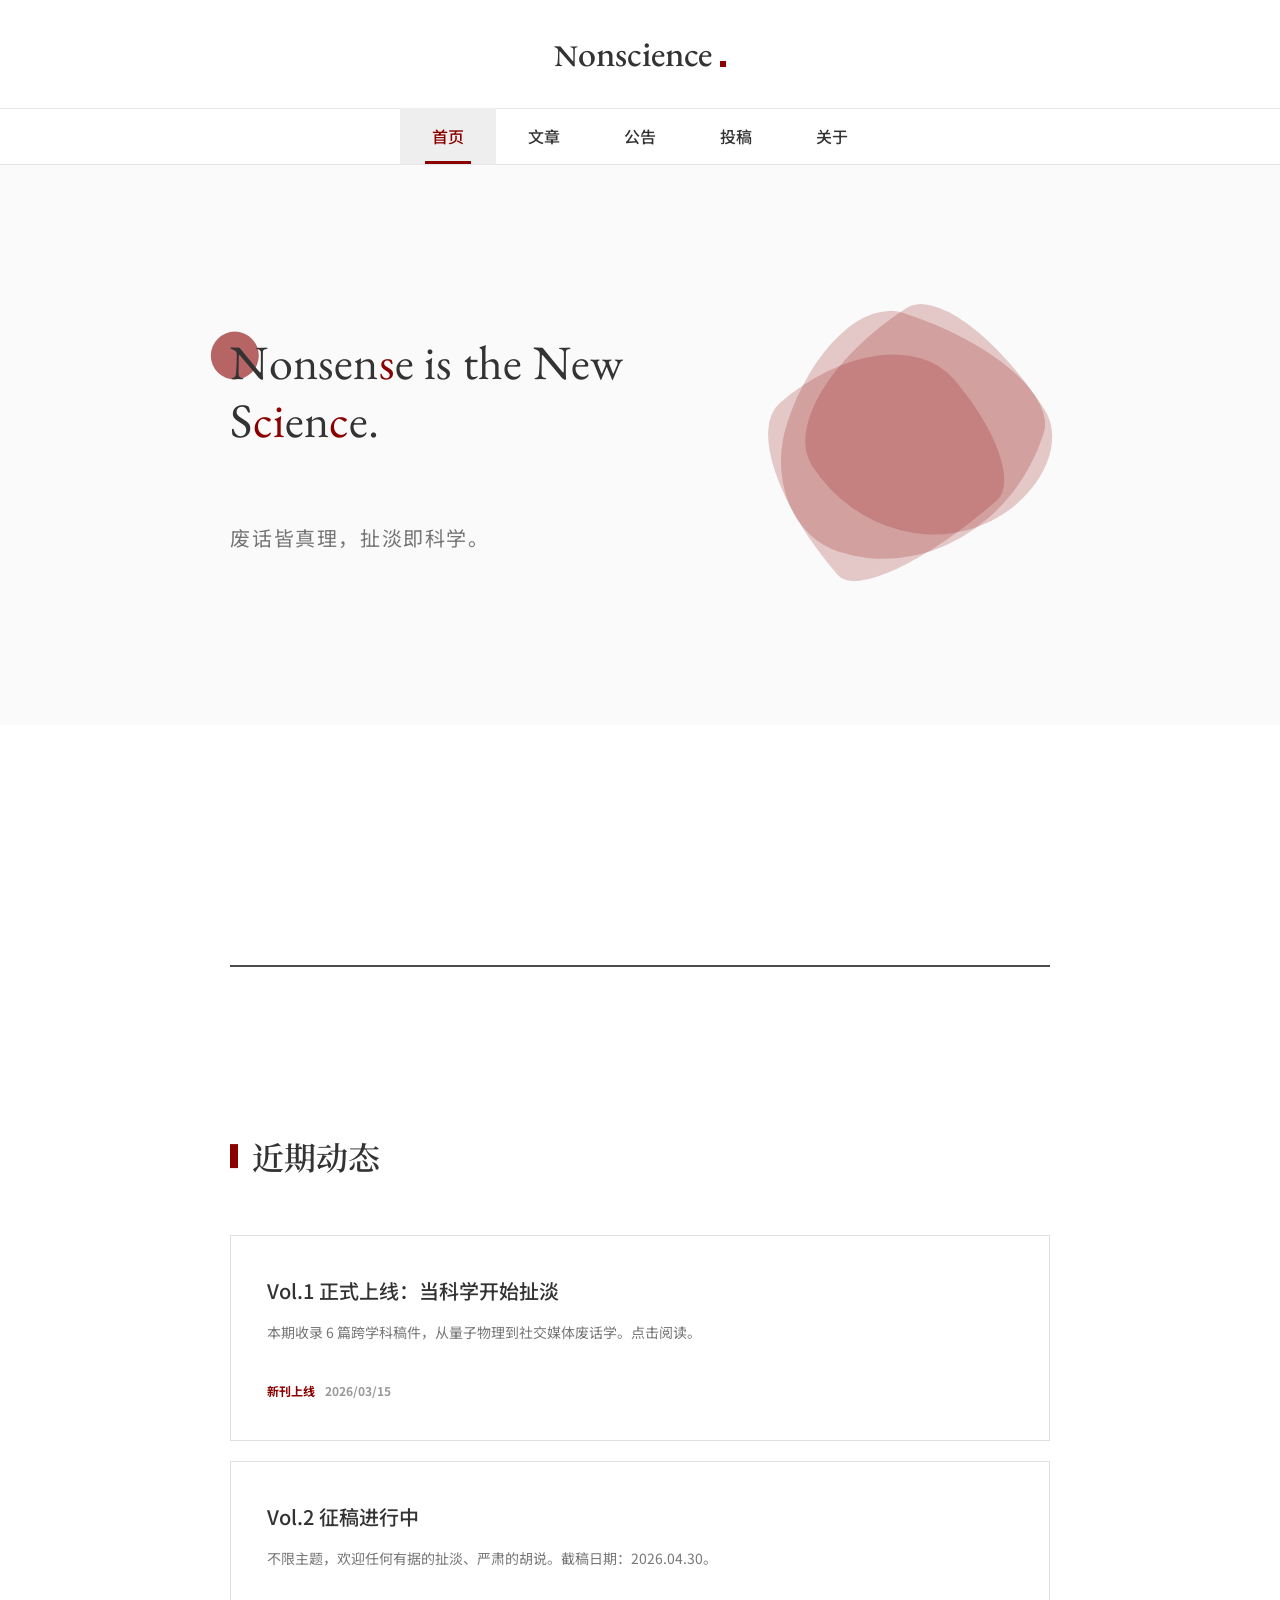
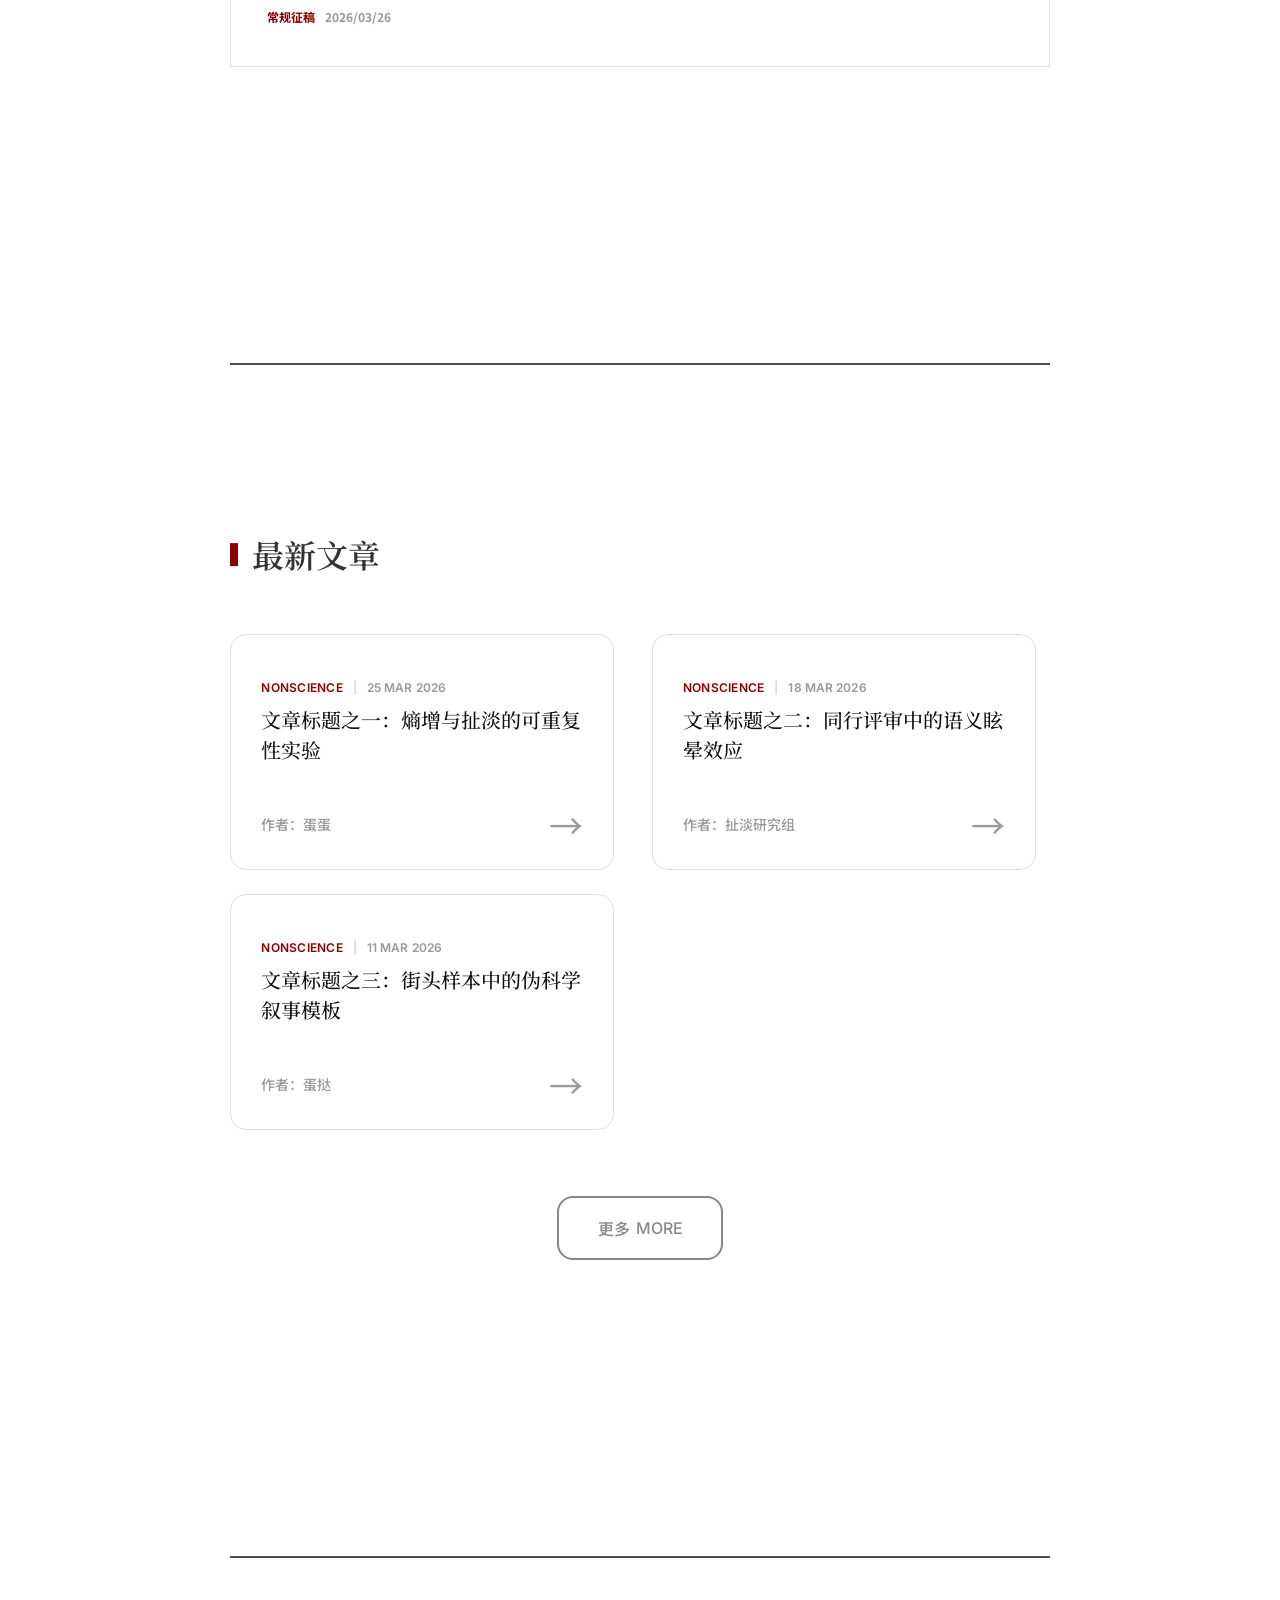
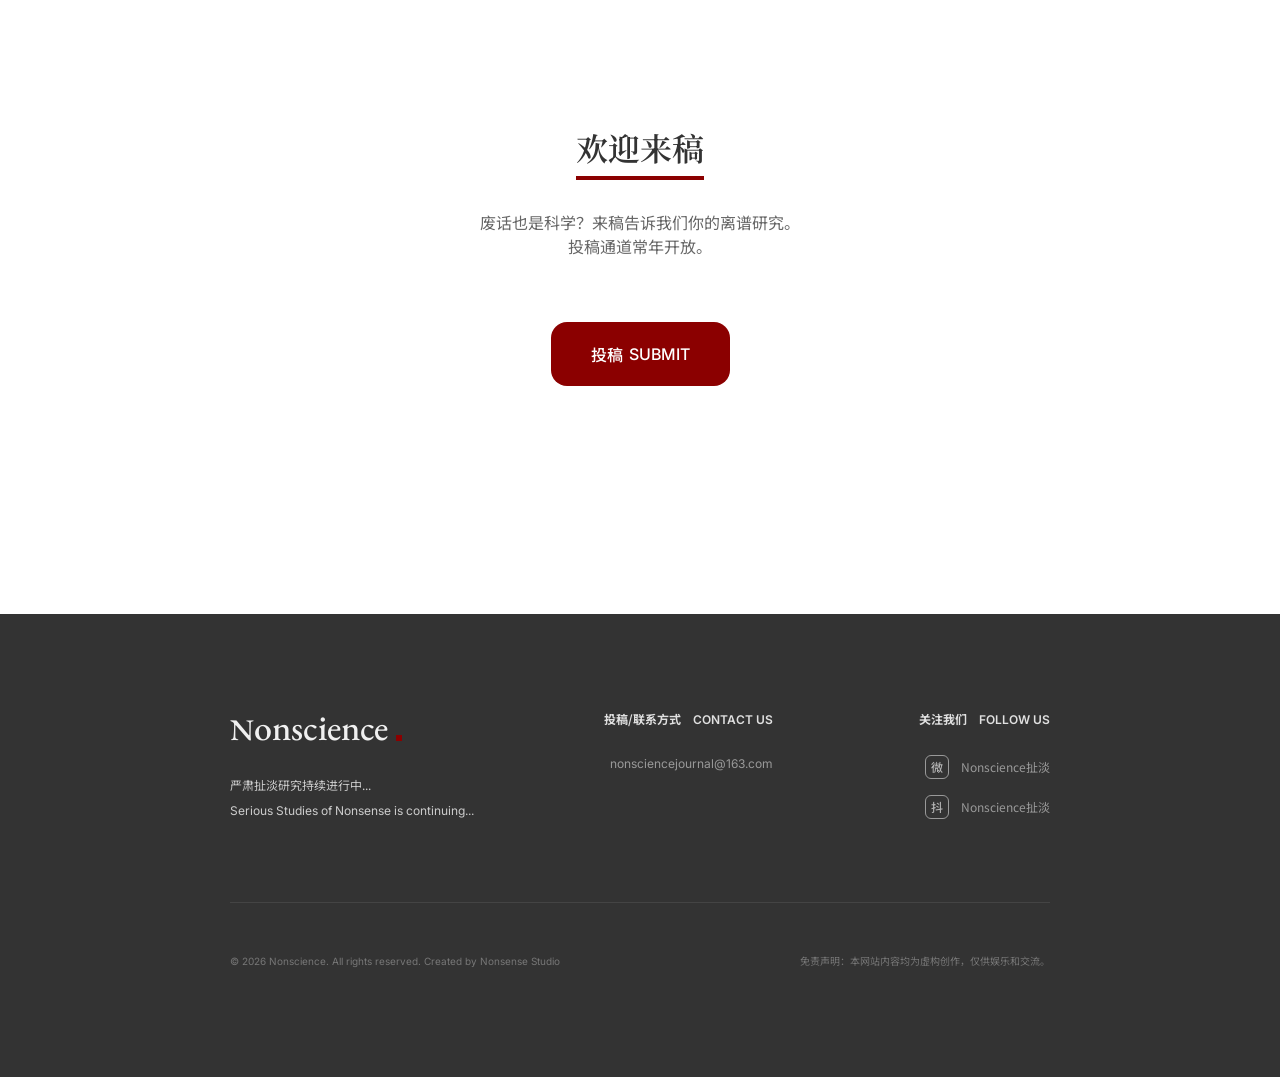
<file: index.html>
﻿<!doctype html>
<html lang="zh-CN">
<head>
  <meta charset="UTF-8" />
  <meta name="viewport" content="width=device-width, initial-scale=1.0" />
  <title>Nonscience</title>
  <link rel="stylesheet" href="./css/style.css" />
</head>
<body>
  <header class="site-header">
    <div class="container">
      <a class="brand" href="#home" aria-label="Nonscience">
        <span class="brand-initial">N</span><span class="brand-rest">onscience</span>
        <span class="brand-dot" aria-hidden="true"></span>
      </a>
      <button class="menu-toggle" type="button" aria-label="切换菜单" aria-expanded="false" aria-controls="main-nav">
        <span class="menu-toggle-bar"></span>
        <span class="menu-toggle-bar"></span>
        <span class="menu-toggle-bar"></span>
      </button>
      <nav id="main-nav" class="main-nav" aria-label="主导航">
        <a class="nav-item" href="#home" data-route="home">首页</a>
        <a class="nav-item" href="#articles" data-route="articles">文章</a>
        <a class="nav-item" href="#announcements" data-route="announcements">公告</a>
        <a class="nav-item" href="#submit" data-route="submit">投稿</a>
        <a class="nav-item" href="#about" data-route="about">关于</a>
      </nav>
    </div>
  </header>

  <main id="app" class="container" aria-live="polite"></main>

  <footer class="site-footer">
    <div class="container">
      <div class="footer-top">
        <div>
          <a class="footer-brand" href="#home" aria-label="Nonscience">
            <span class="brand-initial">N</span><span class="brand-rest">onscience</span>
            <span class="brand-dot" aria-hidden="true"></span>
          </a>
          <p class="footer-meta-cn">严肃扯淡研究持续进行中...</p>
          <p class="footer-meta-en">Serious Studies of Nonsense is continuing...</p>
        </div>

        <div>
          <div class="footer-heading">
            <span class="footer-heading-cn">投稿/联系方式</span>
            <span class="footer-heading-en">CONTACT US</span>
          </div>
          <p class="footer-content-en">nonsciencejournal@163.com</p>
        </div>

        <div>
          <div class="footer-heading">
            <span class="footer-heading-cn">关注我们</span>
            <span class="footer-heading-en">FOLLOW US</span>
          </div>
          <div class="footer-follow-list">
            <a class="footer-follow-item" href="#" aria-label="微信 Nonscience扯淡">
              <span class="footer-icon" aria-hidden="true">微</span>
              <span class="footer-content-cn">Nonscience扯淡</span>
            </a>
            <a class="footer-follow-item" href="#" aria-label="抖音 Nonscience扯淡">
              <span class="footer-icon" aria-hidden="true">抖</span>
              <span class="footer-content-cn">Nonscience扯淡</span>
            </a>
          </div>
        </div>
      </div>

      <div class="footer-divider"></div>

      <div class="footer-bottom">
        <p class="footer-copyright">© 2026 Nonscience. All rights reserved. Created by Nonsense Studio</p>
        <p class="footer-disclaimer">免责声明：本网站内容均为虚构创作，仅供娱乐和交流。</p>
      </div>
    </div>
  </footer>

  <script src="./js/main.js" defer></script>
</body>
</html>
</file>
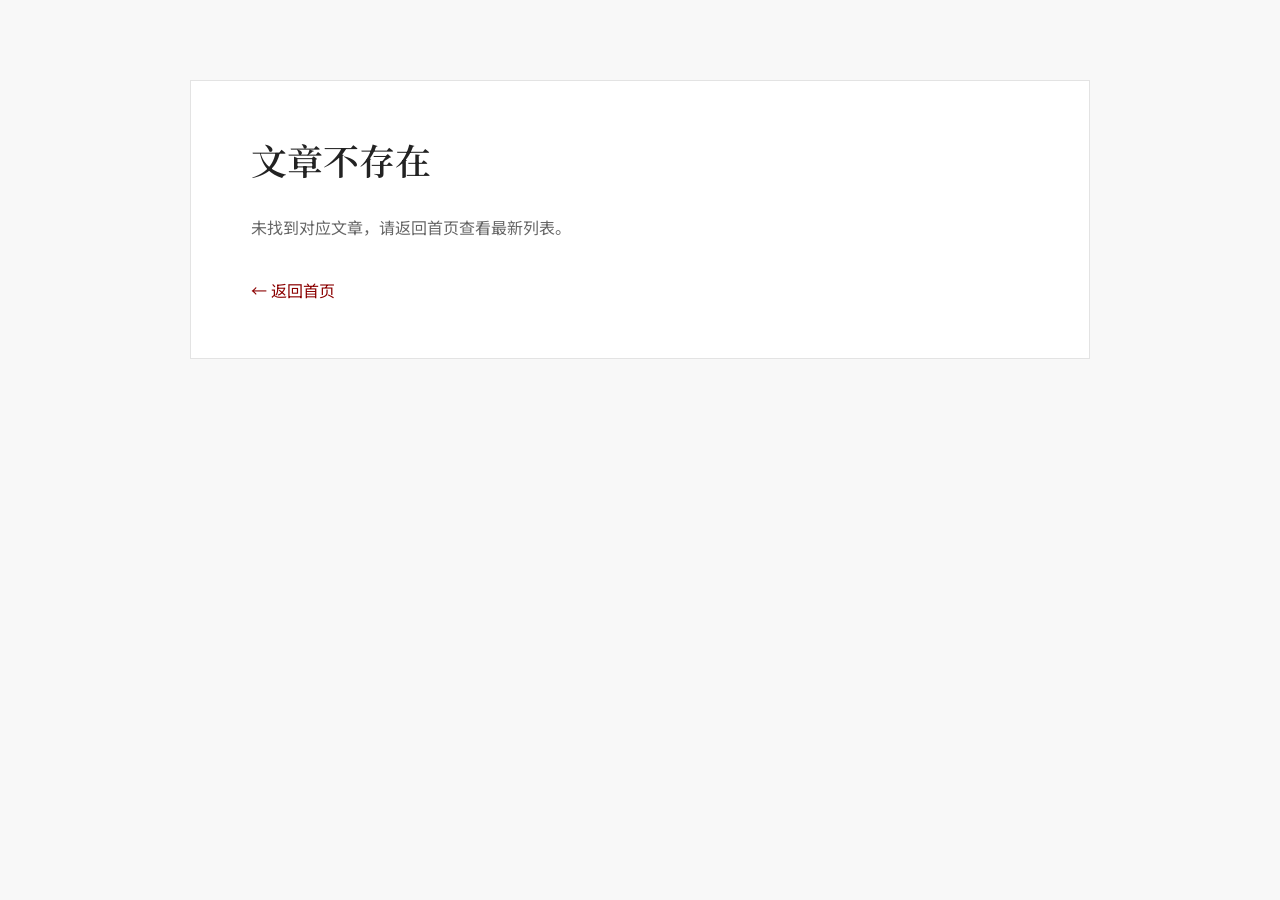
<file: article.html>
﻿<!doctype html>
<html lang="zh-CN">
<head>
  <meta charset="UTF-8" />
  <meta name="viewport" content="width=device-width, initial-scale=1.0" />
  <title>Article | Nonscience</title>
  <link rel="stylesheet" href="./css/style.css" />
</head>
<body>
  <main class="article-page">
    <article class="article-shell" id="article-app" aria-live="polite"></article>
  </main>

  <script>
    (async () => {
      const app = document.getElementById("article-app");
      const params = new URLSearchParams(window.location.search);
      const id = params.get("id");

      const escapeHtml = (value) =>
        String(value)
          .replace(/&/g, "&amp;")
          .replace(/</g, "&lt;")
          .replace(/>/g, "&gt;")
          .replace(/\"/g, "&quot;")
          .replace(/'/g, "&#39;");

      const formatDate = (dateString) => {
        const date = new Date(dateString);
        if (Number.isNaN(date.getTime())) {
          return dateString;
        }
        return date.toLocaleDateString("zh-CN", {
          year: "numeric",
          month: "2-digit",
          day: "2-digit",
        });
      };

      try {
        const response = await fetch("./data/articles.json");
        if (!response.ok) {
          throw new Error(`Failed to fetch articles: ${response.status}`);
        }

        const articles = await response.json();
        const article = articles.find((item) => item.id === id);

        if (!article) {
          app.innerHTML = `
            <h1 class="page-title">文章不存在</h1>
            <div class="page-body">
              <p>未找到对应文章，请返回首页查看最新列表。</p>
            </div>
            <a class="back-home" href="./index.html#articles">← 返回首页</a>
          `;
          return;
        }

        const bodyHtml = article.body
          .map((paragraph) => `<p>${escapeHtml(paragraph)}</p>`)
          .join("");

        const referenceHtml = article.references
          .map((item) => `<li>${escapeHtml(item)}</li>`)
          .join("");

        app.innerHTML = `
          <h1 class="page-title">${escapeHtml(article.title)}</h1>
          <p class="article-meta">作者：${escapeHtml(article.author)} ｜ 日期：${escapeHtml(formatDate(article.date))}</p>
          <section class="article-content">${bodyHtml}</section>
          <section class="references">
            <h2>参考文献</h2>
            <ul>${referenceHtml}</ul>
          </section>
          <a class="back-home" href="./index.html#articles">← 返回首页</a>
        `;
      } catch (error) {
        app.innerHTML = `
          <h1 class="page-title">加载失败</h1>
          <div class="page-body">
            <p>文章数据暂时无法访问，请稍后重试。</p>
            <p>${escapeHtml(error.message)}</p>
          </div>
          <a class="back-home" href="./index.html#articles">← 返回首页</a>
        `;
      }
    })();
  </script>
</body>
</html>
</file>
<file: css/style.css>
﻿@import url("https://fonts.googleapis.com/css2?family=EB+Garamond:wght@400;500&family=Inter:wght@400;500;600&family=Noto+Sans+JP:wght@400;500&family=Noto+Sans+SC:wght@400;500;700&family=Noto+Serif+SC:wght@500;600&display=swap");

:root {
  --bg: #ffffff;
  --hero-bg: #fafafa;
  --text: #333333;
  --muted: #757575;
  --accent: #8b0000;
  --line: #e6e6e6;
  --menu-active-bg: #eeeeee;
  --max-width: 1200px;
}

* {
  box-sizing: border-box;
  margin: 0;
  padding: 0;
}

html {
  overflow-x: hidden;
}

body {
  background: var(--bg);
  color: var(--text);
  font-family: "Noto Sans SC", "Noto Sans JP", sans-serif;
  min-height: 100vh;
}

#app.container {
  width: 100%;
  max-width: none;
}

.container {
  width: min(100%, var(--max-width));
  margin: 0 auto;
}

.fade-in {
  animation: fadeIn 0.35s ease;
}

@keyframes fadeIn {
  from {
    opacity: 0;
    transform: translateY(6px);
  }

  to {
    opacity: 1;
    transform: translateY(0);
  }
}

.site-header {
  border-bottom: 1px solid var(--line);
  padding-top: 36px;
  background: var(--bg);
}

.brand {
  display: flex;
  justify-content: center;
  align-items: baseline;
  color: var(--text);
  text-decoration: none;
  line-height: 1;
  margin-bottom: 36px;
}

.brand-initial {
  font-family: "EB Garamond", serif;
  font-size: 30px;
  font-weight: 500;
}

.brand-rest {
  font-family: "EB Garamond", serif;
  font-size: 36px;
  font-weight: 500;
}

.brand-dot {
  width: 6px;
  height: 6px;
  background: var(--accent);
  margin-left: 8px;
  transform: translateY(1px);
}

.main-nav {
  display: flex;
  justify-content: center;
  align-items: stretch;
  min-height: 56px;
}

.menu-toggle {
  display: none;
  border: 0;
  background: transparent;
  padding: 0;
  cursor: pointer;
}

.menu-toggle-bar {
  display: block;
  width: 26px;
  height: 2px;
  background: #111111;
  margin: 5px 0;
  transition: transform 0.25s ease, opacity 0.25s ease;
}

.nav-item {
  position: relative;
  display: grid;
  place-items: center;
  padding: 0 32px;
  color: var(--text);
  text-decoration: none;
  font-family: "Noto Sans SC", "Noto Sans JP", sans-serif;
  font-size: 16px;
  font-weight: 500;
  line-height: 24px;
  transition: background-color 0.2s ease;
}

.nav-item.active {
  background: var(--menu-active-bg);
  color: var(--accent);
}

.nav-item.active::after {
  content: "";
  position: absolute;
  left: 50%;
  bottom: 0;
  transform: translateX(-50%);
  width: 46px;
  height: 3px;
  background: var(--accent);
}

.hero {
  background: var(--hero-bg);
  min-height: 560px;
  display: flex;
  align-items: center;
}

.hero-inner {
  display: grid;
  grid-template-columns: 1fr 300px;
  gap: 84px;
  align-items: center;
  padding: 72px 0;
}

.hero-title {
  font-family: "EB Garamond", serif;
  font-size: 48px;
  font-weight: 400;
  line-height: 1.2;
  letter-spacing: 0.2px;
  max-width: 760px;
  position: relative;
}

.title-accent {
  color: var(--accent);
}

.lead-initial {
  position: relative;
  display: inline-block;
  z-index: 1;
}

.lead-initial::before {
  content: "";
  position: absolute;
  width: 48px;
  height: 48px;
  border-radius: 50%;
  background: rgba(139, 0, 0, 0.6);
  transform: translate(-40%, -5%);
  z-index: -1;
}

.hero-subtitle {
  margin-top: 70px;
  font-family: "Noto Sans JP", "Noto Sans SC", sans-serif;
  font-size: 20px;
  font-weight: 400;
  line-height: 1.8;
  letter-spacing: 0.08em;
  color: var(--muted);
}

.hero-art {
  position: relative;
  width: 240px;
  height: 240px;
  justify-self: end;
}

.blob {
  position: absolute;
  inset: 0;
  background: rgba(139, 0, 0, 0.2);
  transform-origin: center;
}

.blob.one {
  border-radius: 31% 69% 64% 36% / 57% 29% 71% 43%;
  transform: translate(-20px, 0px) rotate(18deg) scale(1.03);
}

.blob.two {
  border-radius: 73% 27% 41% 59% / 36% 71% 29% 64%;
  transform: translate(-6px, -14px) rotate(-33deg) scale(0.94);
}

.blob.three {
  border-radius: 44% 56% 22% 78% / 68% 22% 78% 32%;
  transform: translate(-50px, 14px) rotate(49deg) scale(0.9);
}

.section-separator {
  border-top: 2px solid #4c4c4c;
  margin-top: 240px;
  padding-top: 170px;
  margin-left: auto !important;
  margin-right: auto !important;
}

.section-title {
  position: relative;
  padding-left: 22px;
  font-family: "Noto Serif SC", serif;
  font-size: 32px;
  font-weight: 600;
  line-height: 1.2;
  color: #333333;
  margin-bottom: 60px;
}

.section-title::before {
  content: "";
  position: absolute;
  left: 0;
  top: 50%;
  transform: translateY(-50%);
  width: 8px;
  height: 62%;
  background: var(--accent);
}

.section-title.center {
  padding-left: 0;
  text-align: center;
  margin-bottom: 30px;
}

.section-title.center::before {
  display: none;
}

.section-title.center::after {
  content: "";
  display: block;
  width: 128px;
  height: 4px;
  background: var(--accent);
  margin: 10px auto 0;
}

.block-space {
  padding-bottom: 56px;
}

.card-base {
  border: 1px solid #e0e0e0;
  background: #ffffff;
  transition: border-color 0.25s ease, background-color 0.25s ease;
}

.card-base:hover {
  border-color: #999999;
  background: #f8f8f8;
}

.news-card-link,
.article-card-link {
  display: block;
  text-decoration: none;
  color: inherit;
}

.news-list {
  display: grid;
  gap: 20px;
}

.news-card {
  width: 100%;
  max-width: 1200px;
  margin: 0 auto;
  padding: 40px;
}

.news-title {
  font-family: "Noto Sans SC", "Noto Sans JP", sans-serif;
  font-size: 20px;
  line-height: 30px;
  font-weight: 500;
  color: #333333;
}

.news-meta-text {
  padding: 16px 0;
  font-family: "Noto Sans SC", "Noto Sans JP", sans-serif;
  font-size: 14px;
  line-height: 20px;
  font-weight: 400;
  color: #777777;
}

.news-footer {
  margin-top: 24px;
  display: flex;
  gap: 10px;
  align-items: center;
  font-size: 12px;
  line-height: 18px;
}

.news-tag {
  font-family: "Noto Sans SC", "Noto Sans JP", sans-serif;
  font-weight: 700;
  color: var(--accent);
}

.news-time {
  font-family: "Noto Sans SC", "Noto Sans JP", sans-serif;
  font-weight: 700;
  color: #999999;
}

.articles-grid {
  display: grid;
  grid-template-columns: repeat(auto-fit, minmax(280px, 1fr));
  gap: 24px;
  justify-content: center;
}

.article-card {
  width: 384px;
  min-height: 236px;
  padding: 44px 30px 28px;
  border-radius: 16px;
  display: flex;
  flex-direction: column;
  justify-content: space-between;
}

.article-top {
  display: flex;
  align-items: center;
  gap: 10px;
  font-size: 12px;
  line-height: 18px;
  font-family: "Inter", sans-serif;
  font-weight: 600;
}

.article-project {
  color: var(--accent);
  letter-spacing: 0.02em;
}

.article-divider {
  color: #d4d4d4;
}

.article-date {
  color: #999999;
  letter-spacing: 0.01em;
}

.article-title {
  margin-top: 8px;
  font-family: "Noto Serif SC", serif;
  font-size: 20px;
  line-height: 30px;
  font-weight: 500;
  color: #111111;
}

.article-bottom {
  display: flex;
  justify-content: space-between;
  align-items: center;
  margin-top: 20px;
}

.article-author {
  font-family: "Noto Sans SC", "Noto Sans JP", sans-serif;
  font-size: 14px;
  line-height: 20px;
  font-weight: 500;
  color: #999999;
}

.article-arrow {
  font-family: "Noto Sans SC", "Noto Sans JP", sans-serif;
  font-size: 34px;
  line-height: 1;
  color: #999999;
  transform: translateY(1px);
}

.article-read-link {
  text-decoration: none;
  color: #777777;
  font-family: "Noto Sans SC", "Noto Sans JP", sans-serif;
  font-size: 14px;
  line-height: 20px;
  font-weight: 500;
  transition: color 0.2s ease;
}

.article-read-link:hover {
  color: var(--accent);
}

.articles-full-page {
  border-top: 2px solid #4c4c4c;
  margin-top: 120px;
  padding: 100px 0 120px;
}

.articles-full-page .articles-grid {
  grid-template-columns: repeat(3, minmax(0, 1fr));
}

.articles-full-page .article-card {
  width: 100%;
}

.center-action {
  display: flex;
  justify-content: center;
  margin-top: 66px;
}

.btn-outline,
.btn-solid {
  min-width: 166px;
  height: 64px;
  border-radius: 16px;
  font-size: 16px;
  line-height: 24px;
  font-weight: 500;
  text-decoration: none;
  display: inline-flex;
  align-items: center;
  justify-content: center;
  gap: 6px;
  transition: color 0.22s ease, border-color 0.22s ease, background-color 0.22s ease;
}

.btn-cn {
  font-family: "Noto Sans SC", "Noto Sans JP", sans-serif;
}

.btn-en {
  font-family: "Inter", sans-serif;
}

.btn-outline {
  border: 2px solid #888888;
  color: #888888;
  background: transparent;
}

.btn-outline:hover {
  border-color: var(--accent);
  color: var(--accent);
}

.submit-wrap {
  text-align: center;
  padding-bottom: 120px;
}

.submit-desc {
  font-family: "Noto Sans SC", "Noto Sans JP", sans-serif;
  font-size: 16px;
  line-height: 24px;
  font-weight: 400;
  color: #666666;
  margin-bottom: 64px;
}

.btn-solid {
  border: 0;
  background: var(--accent);
  color: #ffffff;
  padding: 0 40px;
}

.btn-solid:hover {
  background: #6b0000;
}

.page-content {
  border-top: 2px solid #4c4c4c;
  margin-top: 120px;
  padding: 100px 0 120px;
}

.page-title {
  font-family: "Noto Serif SC", serif;
  font-size: 36px;
  font-weight: 600;
  line-height: 1.3;
  margin-bottom: 28px;
  color: #222222;
}

.page-body {
  max-width: 760px;
  font-family: "Noto Sans SC", "Noto Sans JP", sans-serif;
  font-size: 16px;
  line-height: 30px;
  color: #666666;
}

.page-body p {
  margin-bottom: 16px;
}

.page-body p:last-child {
  margin-bottom: 0;
}

.site-footer {
  background: #333333;
  margin-top: 108px;
  padding: 96px 0 108px;
}

.footer-top {
  display: grid;
  grid-template-columns: 1.35fr 1fr 1fr;
  gap: 80px;
  align-items: start;
  padding-bottom: 82px;
}

.footer-top>div:nth-child(2),
.footer-top>div:nth-child(3) {
  display: flex;
  flex-direction: column;
  align-items: flex-end;
}

.footer-brand {
  display: inline-flex;
  align-items: baseline;
  color: #f0f0f0;
  text-decoration: none;
  line-height: 1;
  margin-bottom: 30px;
}

.footer-brand .brand-initial {
  font-size: 30px;
}

.footer-brand .brand-rest {
  font-size: 36px;
}

.footer-meta-cn {
  font-family: "Noto Sans SC", "Noto Sans JP", sans-serif;
  font-size: 12px;
  line-height: 18px;
  font-weight: 400;
  color: #cccccc;
  margin-bottom: 8px;
}

.footer-meta-en {
  font-family: "Inter", sans-serif;
  font-size: 12px;
  line-height: 18px;
  font-weight: 400;
  color: #cccccc;
}

.footer-heading {
  display: flex;
  gap: 12px;
  align-items: baseline;
  margin-bottom: 26px;
}

.footer-heading-cn {
  font-family: "Noto Sans SC", "Noto Sans JP", sans-serif;
  font-size: 12px;
  line-height: 18px;
  font-weight: 700;
  color: #e0e0e0;
}

.footer-heading-en {
  font-family: "Inter", sans-serif;
  font-size: 12px;
  line-height: 18px;
  font-weight: 600;
  color: #e0e0e0;
}

.footer-content-cn,
.footer-content-en {
  font-size: 12px;
  line-height: 18px;
  font-weight: 400;
  color: #999999;
}

.footer-content-cn {
  font-family: "Noto Sans SC", "Noto Sans JP", sans-serif;
}

.footer-content-en {
  font-family: "Inter", sans-serif;
}

.footer-follow-list {
  display: grid;
  gap: 16px;
}

.footer-follow-item {
  display: flex;
  align-items: center;
  gap: 12px;
  color: #999999;
  text-decoration: none;
  width: fit-content;
}

.footer-icon {
  width: 24px;
  height: 24px;
  border-radius: 6px;
  border: 1px solid #999999;
  color: #b0b0b0;
  font-family: "Noto Sans SC", "Noto Sans JP", sans-serif;
  font-size: 12px;
  line-height: 1;
  font-weight: 500;
  display: inline-flex;
  align-items: center;
  justify-content: center;
  flex: 0 0 auto;
}

.footer-divider {
  width: 100%;
  border-top: 1px solid #444444;
}

.footer-bottom {
  padding-top: 50px;
  display: flex;
  justify-content: space-between;
  gap: 28px;
  align-items: center;
}

.footer-copyright {
  font-family: "Inter", sans-serif;
  font-size: 10px;
  line-height: 16px;
  font-weight: 400;
  color: #777777;
}

.footer-disclaimer {
  font-family: "Noto Sans SC", "Noto Sans JP", sans-serif;
  font-size: 10px;
  line-height: 16px;
  font-weight: 400;
  color: #777777;
  text-align: right;
}

.article-page {
  min-height: 100vh;
  background: #f8f8f8;
  padding: 80px 0;
}

.article-shell {
  width: min(100%, 900px);
  margin: 0 auto;
  background: #ffffff;
  border: 1px solid #e3e3e3;
  padding: 56px 60px;
}

.article-meta {
  margin-top: 18px;
  margin-bottom: 30px;
  font-family: "Noto Sans SC", "Noto Sans JP", sans-serif;
  font-size: 14px;
  line-height: 24px;
  color: #888888;
}

.article-content p {
  font-family: "Noto Sans SC", "Noto Sans JP", sans-serif;
  font-size: 16px;
  line-height: 30px;
  color: #444444;
  margin-bottom: 16px;
}

.article-content p:last-child {
  margin-bottom: 0;
}

.references {
  margin-top: 40px;
  padding-top: 24px;
  border-top: 1px solid #e6e6e6;
}

.references h2 {
  font-family: "Noto Serif SC", serif;
  font-size: 24px;
  line-height: 1.4;
  margin-bottom: 12px;
}

.references ul {
  list-style: disc;
  padding-left: 20px;
}

.references li {
  font-family: "Inter", "Noto Sans SC", sans-serif;
  font-size: 14px;
  line-height: 22px;
  color: #666666;
  margin-bottom: 8px;
}

.references li:last-child {
  margin-bottom: 0;
}

.back-home {
  display: inline-block;
  margin-top: 36px;
  text-decoration: none;
  color: var(--accent);
  font-family: "Noto Sans SC", "Noto Sans JP", sans-serif;
  font-size: 16px;
  line-height: 24px;
}

@media (max-width: 1280px) {
  .section-separator {
    margin-left: 24px;
    margin-right: 24px;
  }

  .news-card {
    padding-left: 36px;
    padding-right: 36px;
  }
}

@media (max-width: 1024px) {
  .hero {
    min-height: auto;
  }

  .hero-inner {
    gap: 48px;
    padding: 56px 24px 72px;
  }

  .hero-title {
    font-size: 42px;
  }

  .hero-subtitle {
    margin-top: 36px;
  }

  .hero-art {
    justify-self: start;
  }

  .main-nav {
    flex-wrap: wrap;
  }

  .site-footer {
    margin-top: 84px;
    padding: 72px 0 80px;
  }

  .footer-top {
    grid-template-columns: 1fr;
    gap: 44px;
    padding-bottom: 56px;
  }

  .footer-bottom {
    flex-direction: column;
    align-items: flex-start;
    padding-top: 34px;
  }

  .footer-disclaimer {
    text-align: left;
  }
}

@media (max-width: 860px) {
  .section-title {
    font-size: 40px;
  }
}

@media (max-width: 640px) {
  .site-header {
    padding-top: 32px;
  }

  .brand {
    margin-bottom: 24px;
  }

  .brand-rest {
    font-size: 30px;
  }

  .main-nav {
    min-height: 64px;
  }

  .nav-item {
    min-width: 102px;
    padding: 0 14px;
  }

  .hero-inner {
    padding-left: 20px;
    padding-right: 20px;
  }

  .hero-subtitle {
    font-size: 18px;
  }

  .hero-art {
    width: 240px;
    height: 240px;
  }

  .section-separator {
    margin-top: 52px;
    padding-top: 52px;
    margin-left: auto;
    margin-right: auto;
  }

  .section-title {
    font-size: 34px;
    margin-bottom: 32px;
  }

  .news-card {
    padding: 20px;
  }

  .news-title,
  .article-title {
    font-size: 22px;
  }

  .article-card {
    width: 100%;
    height: auto;
    min-height: 236px;
    padding: 26px 20px 22px;
  }

  .submit-wrap {
    padding-bottom: 90px;
  }
}

@media (min-width: 1025px) {
  .container {
    width: 64%;
    max-width: 1200px;
  }
}

@media (min-width: 769px) {
  .main-nav {
    position: relative;
    overflow: visible;
  }

  .main-nav::before {
    content: "";
    position: absolute;
    top: 0;
    left: 50%;
    transform: translateX(-50%);
    width: 100vw;
    height: 1px;
    background-color: var(--line);
  }
}

@media (max-width: 768px) {
  .container {
    width: 90%;
    max-width: none;
  }

  .menu-toggle {
    display: inline-flex;
    flex-direction: column;
    justify-content: center;
    align-items: center;
    width: 48px;
    height: 48px;
    position: fixed;
    top: 16px;
    right: 16px;
    z-index: 10001;
  }

  .menu-toggle.active .menu-toggle-bar:nth-child(1) {
    transform: translateY(7px) rotate(45deg);
  }

  .menu-toggle.active .menu-toggle-bar:nth-child(2) {
    opacity: 0;
  }

  .menu-toggle.active .menu-toggle-bar:nth-child(3) {
    transform: translateY(-7px) rotate(-45deg);
  }

  .main-nav {
    position: fixed;
    top: 0;
    right: -100%;
    width: 100%;
    height: 100vh;
    background: #ffffff;
    z-index: 10000;
    border-top: 0;
    min-height: 0;
    display: flex;
    flex-direction: column;
    justify-content: center;
    align-items: flex-start;
    padding: 96px 10%;
    gap: 24px;
    transition: right 0.35s ease;
  }

  .main-nav.active {
    right: 0;
  }

  .nav-item {
    width: 100%;
    justify-content: flex-start;
    display: flex;
    padding: 0;
    font-size: 42px;
    line-height: 1.15;
    font-weight: 500;
    letter-spacing: 0.01em;
  }

  .nav-item.active {
    background: transparent;
  }

  .nav-item.active::after {
    display: none;
  }

  .hero {
    min-height: 90vh;
    overflow: hidden;
  }

  .hero-inner {
    display: flex;
    flex-direction: column;
    gap: 36px;
    padding: 48px 0 56px;
    position: relative;
  }

  .hero-title {
    font-size: 36px;
    max-width: 100%;
  }

  .hero-subtitle {
    margin-top: 45px;
    font-size: 18px;
    line-height: 30px;
  }

  .hero-art {
    width: 180px;
    height: 180px;
    max-width: 100%;
    position: absolute;
    right: -18px;
    top: 46%;
    transform: translateY(-50%);
    z-index: 0;
    justify-self: auto;
    align-self: auto;
    pointer-events: none;
  }

  .hero-inner>div:first-child {
    position: relative;
    z-index: 1;
    width: 100%;
  }

  .section-separator {
    margin-top: 72px;
    padding-top: 64px;
  }

  .section-title {
    font-size: 28px;
    margin-bottom: 28px;
  }

  .news-list,
  .articles-grid,
  .footer-top {
    display: flex;
    flex-direction: column;
  }

  .news-list,
  .articles-grid {
    gap: 18px;
  }

  .news-card,
  .article-card {
    width: 100%;
    max-width: 100%;
    margin: 0;
  }

  .articles-full-page {
    margin-top: 72px;
    padding: 64px 0 80px;
  }

  .news-card {
    padding: 28px 20px;
  }

  .article-card {
    height: auto;
    min-height: 0;
    padding: 24px 20px 20px;
  }

  .center-action {
    margin-top: 44px;
  }

  .submit-wrap {
    padding-bottom: 80px;
  }

  .btn-outline,
  .btn-solid {
    height: 56px;
    min-width: 150px;
  }

  .footer-top>div:nth-child(2),
  .footer-top>div:nth-child(3) {
    align-items: flex-start;
  }

  .footer-bottom {
    flex-direction: column;
    align-items: flex-start;
    gap: 16px;
  }

  .footer-disclaimer {
    text-align: left;
  }

  .page-content {
    margin-top: 72px;
    padding: 64px 0 80px;
  }
}

@media (max-width: 480px) {
  .site-header {
    padding-top: 24px;
  }

  .brand {
    margin-bottom: 20px;
  }

  .main-nav {
    min-height: 56px;
  }

  .nav-item {
    padding: 0 12px;
    font-size: 14px;
    line-height: 20px;
  }

  .hero-inner {
    gap: 28px;
    padding: 40px 0 48px;
  }

  .hero-title {
    font-size: 32px;
  }

  .lead-initial::before {
    width: 40px;
    height: 40px;
  }

  .hero-subtitle {
    margin-top: 20px;
    font-size: 16px;
    line-height: 28px;
  }

  .hero-art {
    width: 150px;
    height: 150px;
    right: -26px;
    top: 42%;
  }

  .section-separator {
    margin-top: 56px;
    padding-top: 48px;
  }

  .section-title {
    font-size: 20px;
    margin-bottom: 24px;
  }

  .news-card {
    padding: 22px 16px;
  }

  .article-card {
    padding: 20px 16px 16px;
  }

  .news-title,
  .article-title {
    font-size: 20px;
    line-height: 30px;
  }

  .news-meta-text {
    font-size: 12px;
    line-height: 18px;
    padding: 12px 0;
  }

  .news-footer {
    margin-top: 16px;
    font-size: 10px;
    line-height: 16px;
  }

  .article-top {
    font-size: 10px;
    line-height: 16px;
  }

  .article-author {
    font-size: 12px;
    line-height: 18px;
  }

  .article-arrow {
    font-size: 28px;
  }

  .btn-outline,
  .btn-solid {
    height: 52px;
    min-width: 136px;
    font-size: 14px;
    line-height: 20px;
  }

  .submit-wrap {
    padding-bottom: 64px;
  }

  .submit-desc {
    font-size: 14px;
    line-height: 20px;
    margin-bottom: 44px;
  }

  .footer-top {
    gap: 32px;
    padding-bottom: 40px;
  }

  .footer-brand {
    margin-bottom: 20px;
  }

  .footer-heading {
    margin-bottom: 16px;
  }

  .footer-meta-cn,
  .footer-meta-en,
  .footer-content-cn,
  .footer-content-en {
    font-size: 10px;
    line-height: 16px;
  }

  .footer-follow-list {
    gap: 12px;
  }

  .footer-bottom {
    padding-top: 24px;
    gap: 12px;
  }

  .article-page {
    padding: 32px 0;
  }

  .article-shell {
    padding: 28px 20px;
  }

  .page-title {
    font-size: 26px;
    margin-bottom: 18px;
  }

  .page-body {
    font-size: 14px;
    line-height: 24px;
  }
}
</file>
